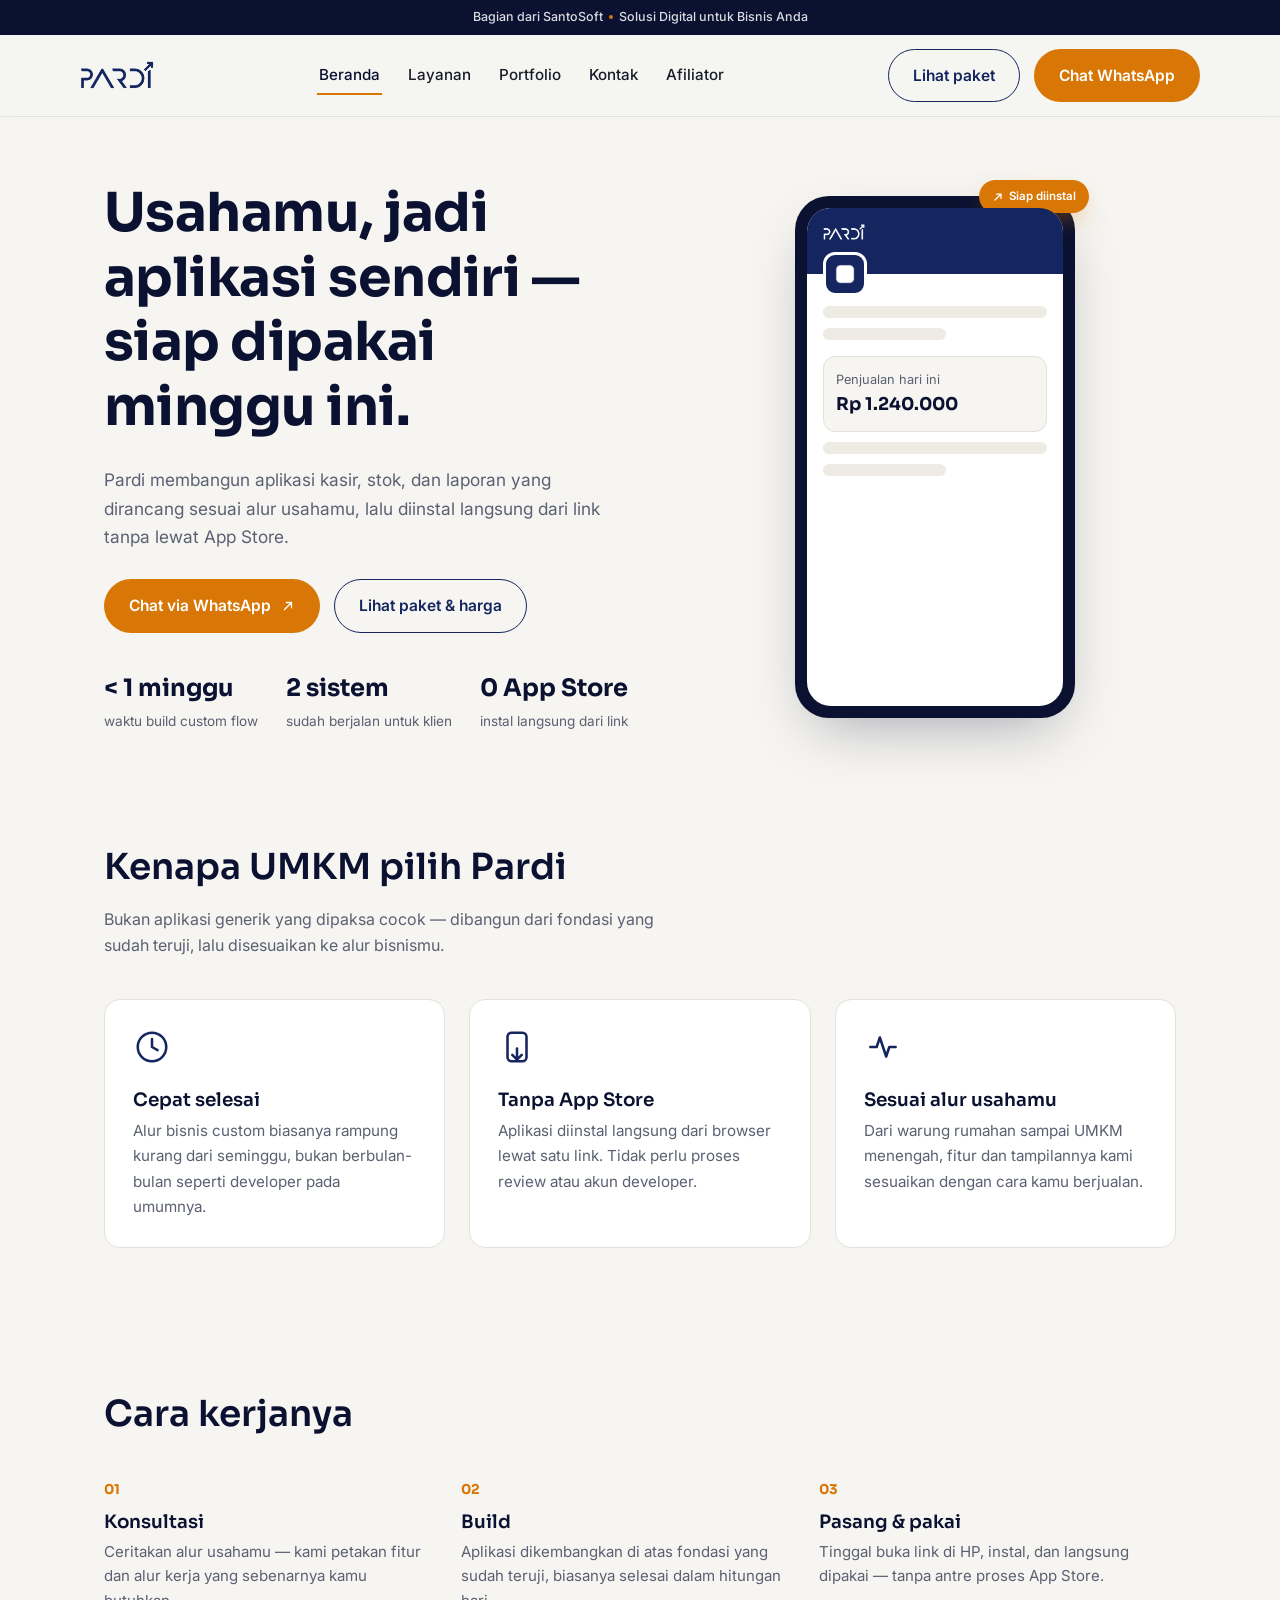
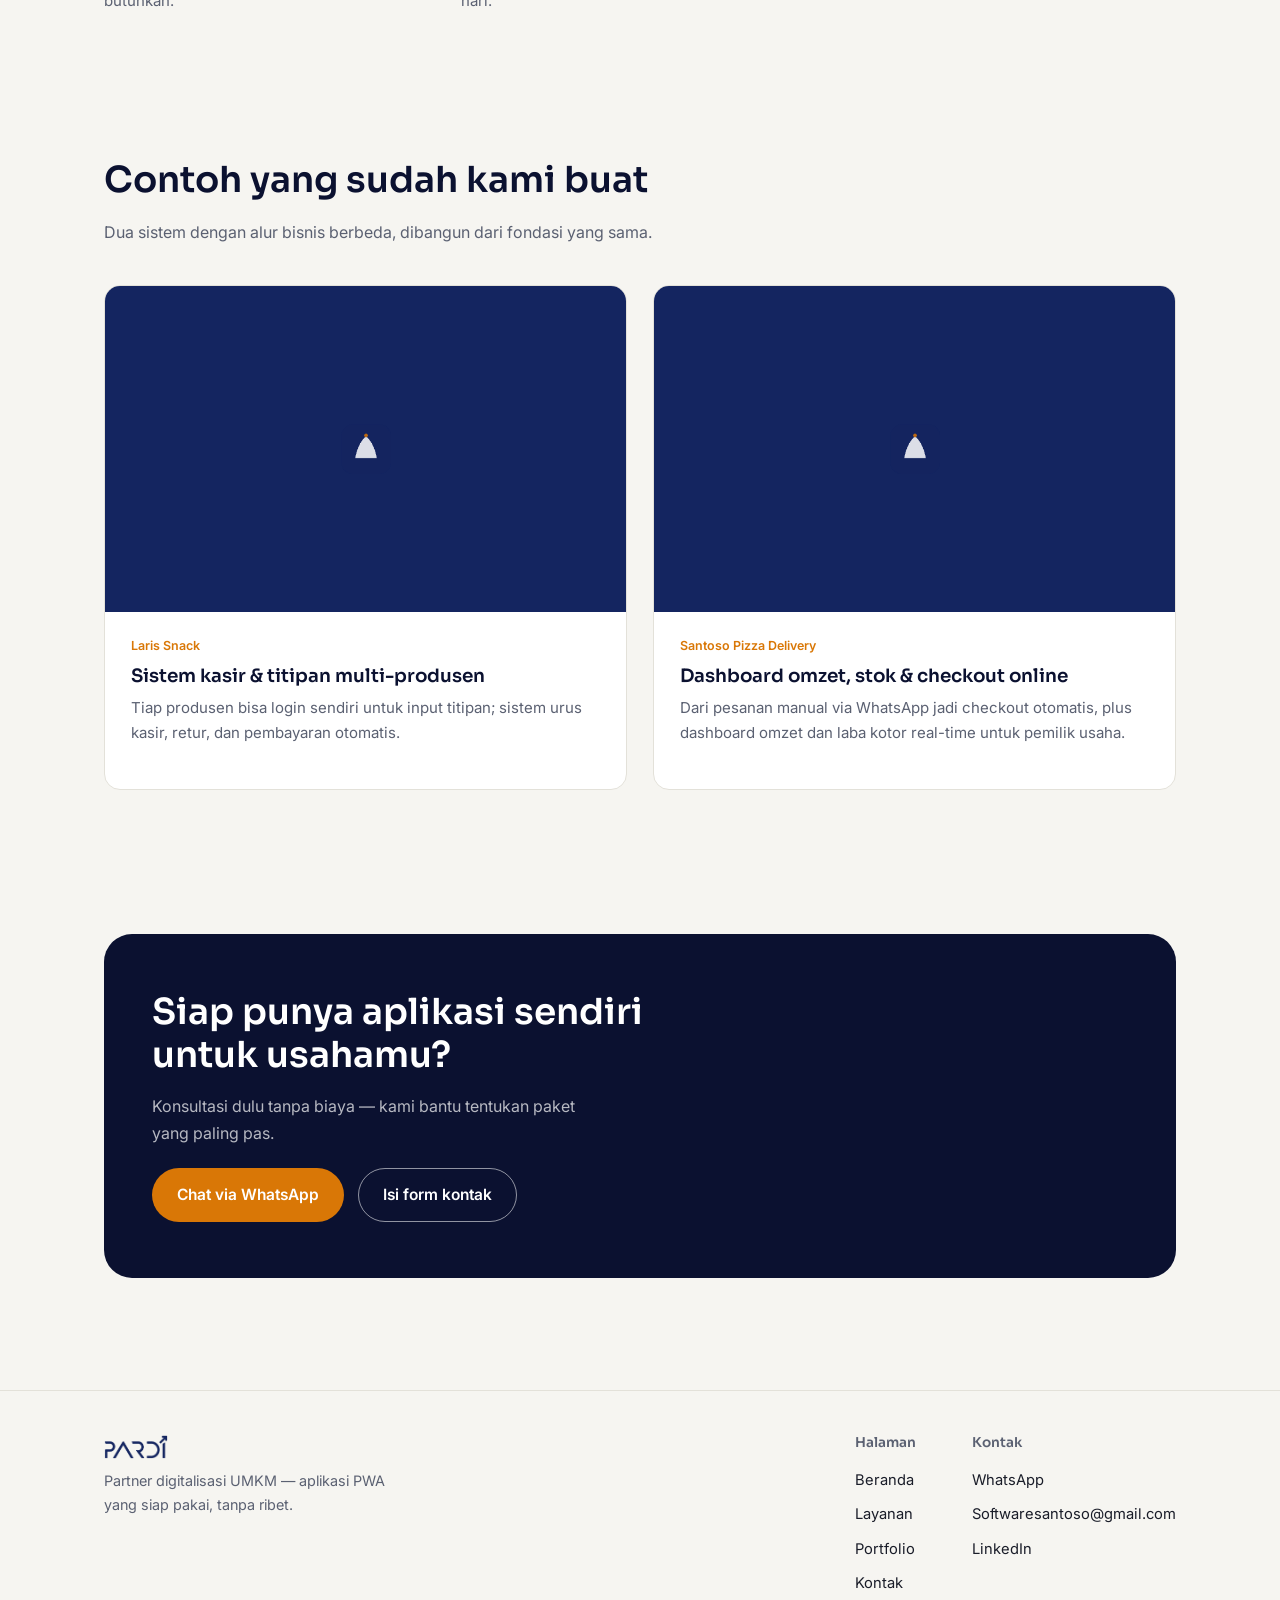
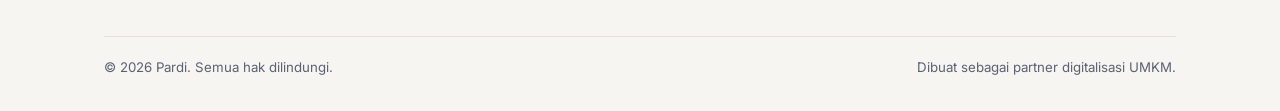
<file: index.html>
<!DOCTYPE html>
<html lang="id">
<head>
<meta charset="UTF-8">
<meta name="viewport" content="width=device-width, initial-scale=1">
<title>Pardi — Partner Digitalisasi UMKM</title>
<meta name="description" content="Pardi bantu UMKM punya aplikasi kasir, stok, dan laporan sendiri. Instal langsung dari link, tanpa App Store, siap dalam hitungan hari.">
<link rel="manifest" href="manifest.json">
<meta name="theme-color" content="#142560">
<link rel="apple-touch-icon" href="assets/icons/apple-touch-icon.png">
<link rel="icon" href="assets/icons/favicon-32.png" sizes="32x32">
<link rel="stylesheet" href="assets/css/style.css">
</head>
<body>

<div class="brand-strip"><div class="wrap"><a href="https://santosoft-website.pages.dev" target="_blank" rel="noopener">Bagian dari SantoSoft <span class="dot"></span> Solusi Digital untuk Bisnis Anda</a></div></div>
<header class="site-header">
  <div class="wrap nav">
    <a href="index.html" class="nav-logo"><img src="assets/img/logo-pardi-navy.png" alt="Pardi"></a>
    <nav class="nav-links" id="nav-links">
      <a href="index.html" aria-current="page">Beranda</a>
      <a href="layanan.html">Layanan</a>
      <a href="portfolio.html">Portfolio</a>
      <a href="kontak.html">Kontak</a>
      <a href="afiliator.html">Afiliator</a>
    </nav>
    <div class="nav-cta">
      <a class="btn btn-outline" href="layanan.html">Lihat paket</a>
      <a class="btn btn-primary" href="https://wa.me/6281212551846" target="_blank" rel="noopener">Chat WhatsApp</a>
      <button class="nav-toggle" aria-label="Buka menu" aria-expanded="false"><span></span><span></span><span></span></button>
    </div>
  </div>
</header>

<main>

  <section class="hero">
    <div class="wrap hero-grid">
      <div>
        <h1>Usahamu, jadi aplikasi sendiri — siap dipakai minggu ini.</h1>
        <p class="hero-sub">Pardi membangun aplikasi kasir, stok, dan laporan yang dirancang sesuai alur usahamu, lalu diinstal langsung dari link tanpa lewat App Store.</p>
        <div class="hero-ctas">
          <a class="btn btn-primary" href="https://wa.me/6281212551846" target="_blank" rel="noopener">
            Chat via WhatsApp
            <svg class="btn-arrow" width="14" height="14" viewBox="0 0 24 24" fill="none"><path d="M6 18L18 6M18 6H9M18 6V15" stroke="currentColor" stroke-width="2.2" stroke-linecap="round" stroke-linejoin="round"/></svg>
          </a>
          <a class="btn btn-outline" href="layanan.html">Lihat paket &amp; harga</a>
        </div>
        <div class="hero-meta">
          <div>&lt; 1 minggu<span>waktu build custom flow</span></div>
          <div>2 sistem<span>sudah berjalan untuk klien</span></div>
          <div>0 App Store<span>instal langsung dari link</span></div>
        </div>
      </div>

      <div class="phone-mock">
        <span class="install-pill">
          <svg width="12" height="12" viewBox="0 0 24 24" fill="none"><path d="M6 18L18 6M18 6H9M18 6V15" stroke="currentColor" stroke-width="2.5" stroke-linecap="round" stroke-linejoin="round"/></svg>
          Siap diinstal
        </span>
        <div class="phone-screen">
          <div class="phone-topbar">
            <img src="assets/img/logo-pardi-white.png" alt="">
            <div class="phone-app-icon"><img src="assets/icons/icon-192.png" alt=""></div>
          </div>
          <div class="phone-body">
            <div class="phone-row"></div>
            <div class="phone-row short"></div>
            <div class="phone-card">
              <div class="muted" style="font-size:.8rem;">Penjualan hari ini</div>
              <div class="amt">Rp 1.240.000</div>
            </div>
            <div class="phone-row"></div>
            <div class="phone-row short"></div>
          </div>
        </div>
      </div>
    </div>
  </section>

  <section>
    <div class="wrap">
      <div class="section-head">
        <h2>Kenapa UMKM pilih Pardi</h2>
        <p>Bukan aplikasi generik yang dipaksa cocok — dibangun dari fondasi yang sudah teruji, lalu disesuaikan ke alur bisnismu.</p>
      </div>
      <div class="value-grid">
        <div class="value-card">
          <svg class="value-mark" viewBox="0 0 24 24" fill="none"><circle cx="12" cy="12" r="9" stroke="#142560" stroke-width="1.6"/><path d="M12 7v5l3.5 2" stroke="#142560" stroke-width="1.6" stroke-linecap="round" stroke-linejoin="round"/></svg>
          <h3>Cepat selesai</h3>
          <p>Alur bisnis custom biasanya rampung kurang dari seminggu, bukan berbulan-bulan seperti developer pada umumnya.</p>
        </div>
        <div class="value-card">
          <svg class="value-mark" viewBox="0 0 24 24" fill="none"><rect x="6" y="3" width="12" height="18" rx="2.5" stroke="#142560" stroke-width="1.6"/><path d="M9 17l3 3 3-3M12 20v-7" stroke="#142560" stroke-width="1.6" stroke-linecap="round" stroke-linejoin="round"/></svg>
          <h3>Tanpa App Store</h3>
          <p>Aplikasi diinstal langsung dari browser lewat satu link. Tidak perlu proses review atau akun developer.</p>
        </div>
        <div class="value-card">
          <svg class="value-mark" viewBox="0 0 24 24" fill="none"><path d="M4 12h4l2-6 4 12 2-6h4" stroke="#142560" stroke-width="1.6" stroke-linecap="round" stroke-linejoin="round"/></svg>
          <h3>Sesuai alur usahamu</h3>
          <p>Dari warung rumahan sampai UMKM menengah, fitur dan tampilannya kami sesuaikan dengan cara kamu berjualan.</p>
        </div>
      </div>
    </div>
  </section>

  <section>
    <div class="wrap">
      <div class="section-head">
        <h2>Cara kerjanya</h2>
      </div>
      <div class="steps">
        <div class="step">
          <div class="step-num">01</div>
          <h3>Konsultasi</h3>
          <p>Ceritakan alur usahamu — kami petakan fitur dan alur kerja yang sebenarnya kamu butuhkan.</p>
        </div>
        <div class="step">
          <div class="step-num">02</div>
          <h3>Build</h3>
          <p>Aplikasi dikembangkan di atas fondasi yang sudah teruji, biasanya selesai dalam hitungan hari.</p>
        </div>
        <div class="step">
          <div class="step-num">03</div>
          <h3>Pasang &amp; pakai</h3>
          <p>Tinggal buka link di HP, instal, dan langsung dipakai — tanpa antre proses App Store.</p>
        </div>
      </div>
    </div>
  </section>

  <section>
    <div class="wrap">
      <div class="section-head">
        <h2>Contoh yang sudah kami buat</h2>
        <p>Dua sistem dengan alur bisnis berbeda, dibangun dari fondasi yang sama.</p>
      </div>
      <div class="folio-grid">
        <a class="folio-card" href="portfolio.html">
          <div class="folio-visual" style="display:flex;align-items:center;justify-content:center;">
            <img src="assets/icons/icon-192.png" alt="" style="width:56px;height:56px;opacity:.85;">
          </div>
          <div class="folio-body">
            <div class="folio-kicker">Laris Snack</div>
            <h3>Sistem kasir &amp; titipan multi-produsen</h3>
            <p>Tiap produsen bisa login sendiri untuk input titipan; sistem urus kasir, retur, dan pembayaran otomatis.</p>
          </div>
        </a>
        <a class="folio-card" href="portfolio.html">
          <div class="folio-visual" style="display:flex;align-items:center;justify-content:center;">
            <img src="assets/icons/icon-192.png" alt="" style="width:56px;height:56px;opacity:.85;">
          </div>
          <div class="folio-body">
            <div class="folio-kicker">Santoso Pizza Delivery</div>
            <h3>Dashboard omzet, stok &amp; checkout online</h3>
            <p>Dari pesanan manual via WhatsApp jadi checkout otomatis, plus dashboard omzet dan laba kotor real-time untuk pemilik usaha.</p>
          </div>
        </a>
      </div>
    </div>
  </section>

  <section>
    <div class="wrap">
      <div class="cta-banner">
        <h2>Siap punya aplikasi sendiri untuk usahamu?</h2>
        <p>Konsultasi dulu tanpa biaya — kami bantu tentukan paket yang paling pas.</p>
        <div class="hero-ctas">
          <a class="btn btn-primary" href="https://wa.me/6281212551846" target="_blank" rel="noopener">Chat via WhatsApp</a>
          <a class="btn btn-outline on-dark" href="kontak.html">Isi form kontak</a>
        </div>
      </div>
    </div>
  </section>

</main>

<footer class="site-footer">
  <div class="wrap">
    <div class="footer-grid">
      <div class="footer-logo">
        <img src="assets/img/logo-pardi-navy.png" alt="Pardi">
        <p class="muted" style="max-width:32ch; font-size:.9rem;">Partner digitalisasi UMKM — aplikasi PWA yang siap pakai, tanpa ribet.</p>
      </div>
      <div class="footer-cols">
        <div class="footer-col">
          <h4>Halaman</h4>
          <a href="index.html">Beranda</a>
          <a href="layanan.html">Layanan</a>
          <a href="portfolio.html">Portfolio</a>
          <a href="kontak.html">Kontak</a>
        </div>
        <div class="footer-col">
          <h4>Kontak</h4>
          <a href="https://wa.me/6281212551846" target="_blank" rel="noopener">WhatsApp</a>
          <a href="mailto:Softwaresantoso@gmail.com">Softwaresantoso@gmail.com</a>
          <a href="#" target="_blank" rel="noopener">LinkedIn</a>
        </div>
      </div>
    </div>
    <div class="footer-bottom">
      <span>&copy; 2026 Pardi. Semua hak dilindungi.</span>
      <span>Dibuat sebagai partner digitalisasi UMKM.</span>
    </div>
  </div>
</footer>

<script src="assets/js/main.js"></script>
</body>
</html>
</file>
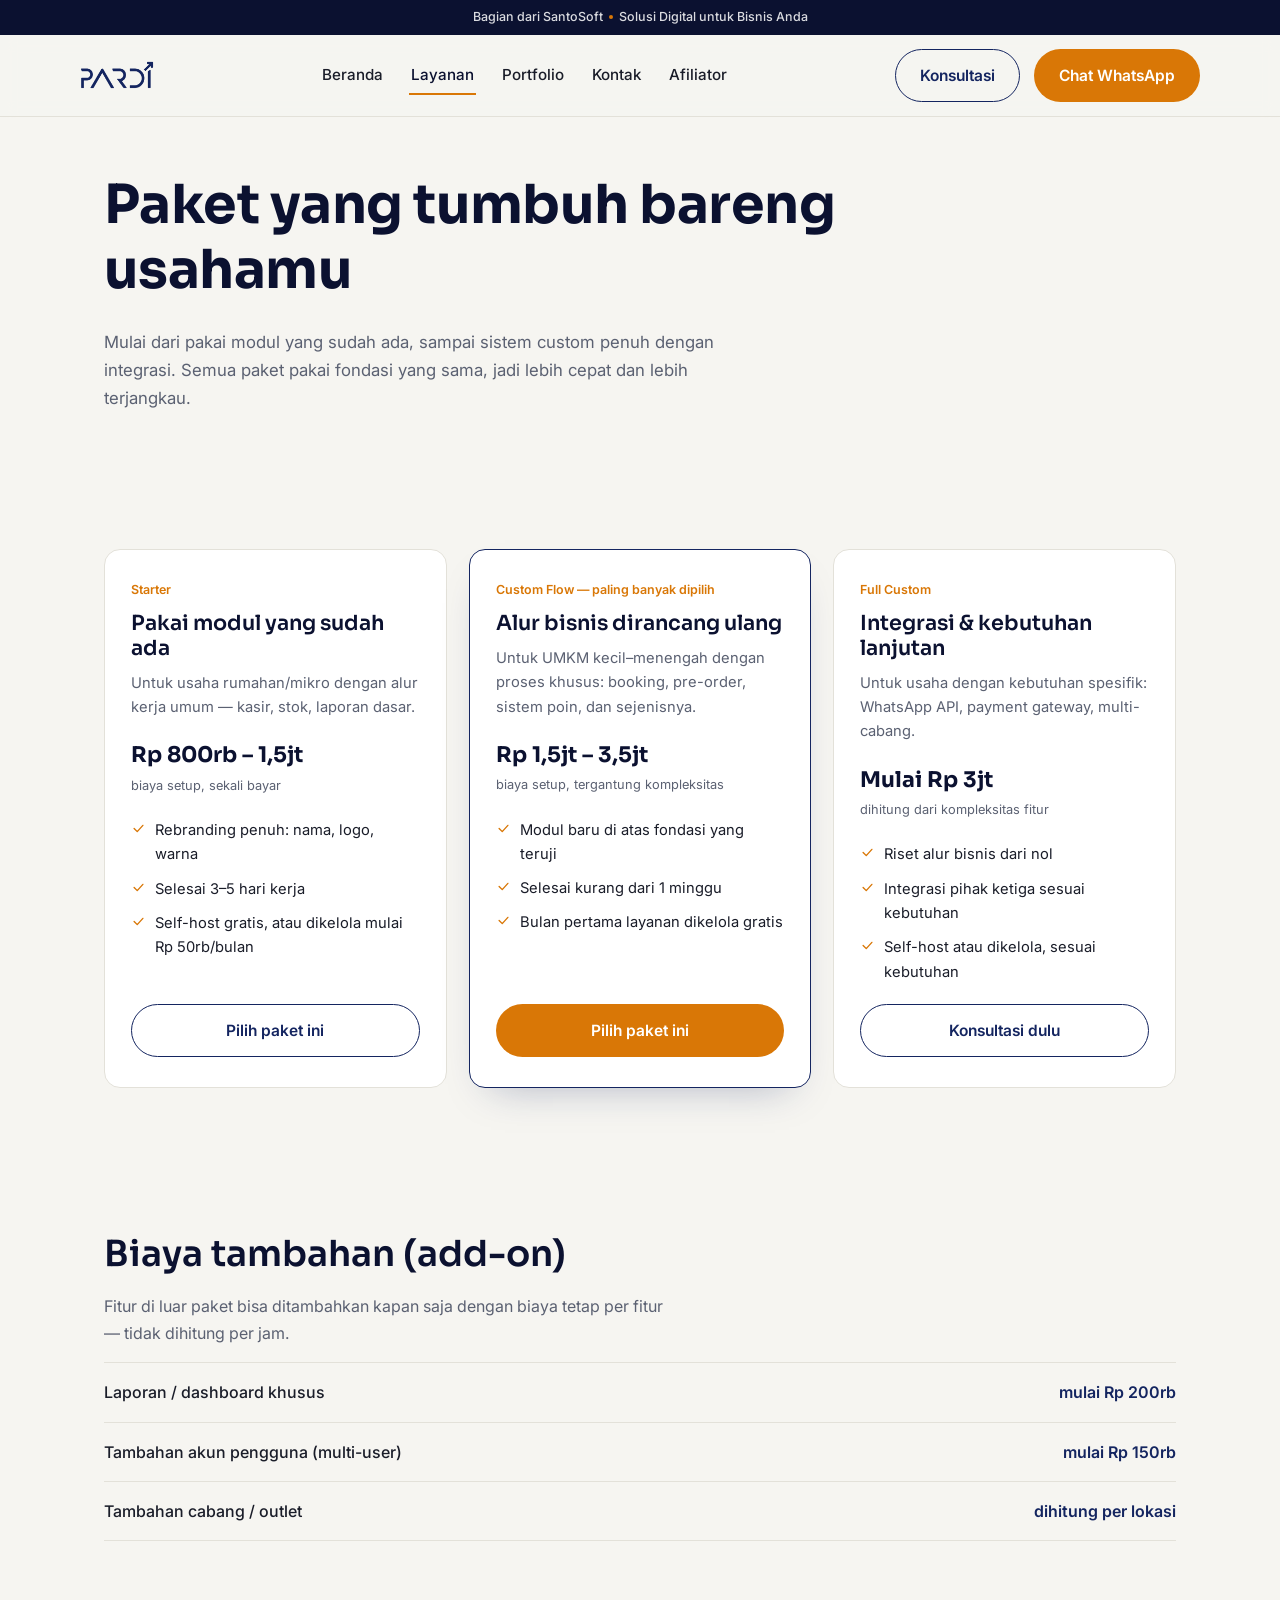
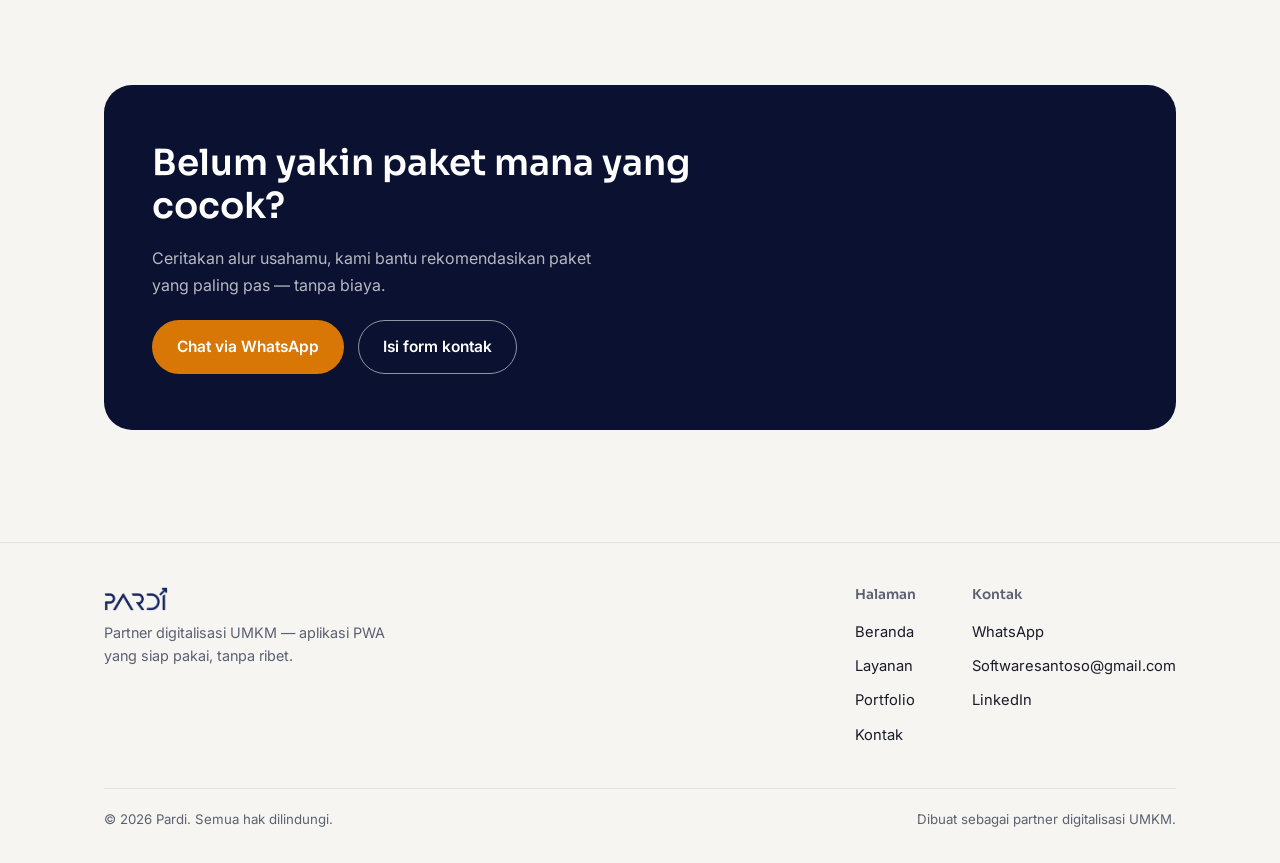
<file: layanan.html>
<!DOCTYPE html>
<html lang="id">
<head>
<meta charset="UTF-8">
<meta name="viewport" content="width=device-width, initial-scale=1">
<title>Layanan &amp; Harga — Pardi</title>
<meta name="description" content="Tiga paket layanan Pardi: Starter, Custom Flow, dan Full Custom, untuk UMKM dari usaha rumahan sampai skala menengah.">
<link rel="manifest" href="manifest.json">
<meta name="theme-color" content="#142560">
<link rel="apple-touch-icon" href="assets/icons/apple-touch-icon.png">
<link rel="icon" href="assets/icons/favicon-32.png" sizes="32x32">
<link rel="stylesheet" href="assets/css/style.css">
</head>
<body>

<div class="brand-strip"><div class="wrap"><a href="https://santosoft-website.pages.dev" target="_blank" rel="noopener">Bagian dari SantoSoft <span class="dot"></span> Solusi Digital untuk Bisnis Anda</a></div></div>
<header class="site-header">
  <div class="wrap nav">
    <a href="index.html" class="nav-logo"><img src="assets/img/logo-pardi-navy.png" alt="Pardi"></a>
    <nav class="nav-links" id="nav-links">
      <a href="index.html">Beranda</a>
      <a href="layanan.html" aria-current="page">Layanan</a>
      <a href="portfolio.html">Portfolio</a>
      <a href="kontak.html">Kontak</a>
      <a href="afiliator.html">Afiliator</a>
    </nav>
    <div class="nav-cta">
      <a class="btn btn-outline" href="kontak.html">Konsultasi</a>
      <a class="btn btn-primary" href="https://wa.me/6281212551846" target="_blank" rel="noopener">Chat WhatsApp</a>
      <button class="nav-toggle" aria-label="Buka menu" aria-expanded="false"><span></span><span></span><span></span></button>
    </div>
  </div>
</header>

<main>

  <section class="page-hero">
    <div class="wrap">
      <h1>Paket yang tumbuh bareng usahamu</h1>
      <p>Mulai dari pakai modul yang sudah ada, sampai sistem custom penuh dengan integrasi. Semua paket pakai fondasi yang sama, jadi lebih cepat dan lebih terjangkau.</p>
    </div>
  </section>

  <section>
    <div class="wrap">
      <div class="pkg-grid">

        <div class="pkg-card">
          <div class="pkg-tag">Starter</div>
          <h3>Pakai modul yang sudah ada</h3>
          <p class="pkg-fit">Untuk usaha rumahan/mikro dengan alur kerja umum — kasir, stok, laporan dasar.</p>
          <div class="pkg-price">Rp 800rb – 1,5jt<span>biaya setup, sekali bayar</span></div>
          <ul class="pkg-list">
            <li><svg width="15" height="15" viewBox="0 0 24 24" fill="none"><path d="M5 12l5 5L19 7" stroke="#D97706" stroke-width="2.2" stroke-linecap="round" stroke-linejoin="round"/></svg>Rebranding penuh: nama, logo, warna</li>
            <li><svg width="15" height="15" viewBox="0 0 24 24" fill="none"><path d="M5 12l5 5L19 7" stroke="#D97706" stroke-width="2.2" stroke-linecap="round" stroke-linejoin="round"/></svg>Selesai 3–5 hari kerja</li>
            <li><svg width="15" height="15" viewBox="0 0 24 24" fill="none"><path d="M5 12l5 5L19 7" stroke="#D97706" stroke-width="2.2" stroke-linecap="round" stroke-linejoin="round"/></svg>Self-host gratis, atau dikelola mulai Rp 50rb/bulan</li>
          </ul>
          <a class="btn btn-outline" href="kontak.html">Pilih paket ini</a>
        </div>

        <div class="pkg-card featured">
          <div class="pkg-tag">Custom Flow — paling banyak dipilih</div>
          <h3>Alur bisnis dirancang ulang</h3>
          <p class="pkg-fit">Untuk UMKM kecil–menengah dengan proses khusus: booking, pre-order, sistem poin, dan sejenisnya.</p>
          <div class="pkg-price">Rp 1,5jt – 3,5jt<span>biaya setup, tergantung kompleksitas</span></div>
          <ul class="pkg-list">
            <li><svg width="15" height="15" viewBox="0 0 24 24" fill="none"><path d="M5 12l5 5L19 7" stroke="#D97706" stroke-width="2.2" stroke-linecap="round" stroke-linejoin="round"/></svg>Modul baru di atas fondasi yang teruji</li>
            <li><svg width="15" height="15" viewBox="0 0 24 24" fill="none"><path d="M5 12l5 5L19 7" stroke="#D97706" stroke-width="2.2" stroke-linecap="round" stroke-linejoin="round"/></svg>Selesai kurang dari 1 minggu</li>
            <li><svg width="15" height="15" viewBox="0 0 24 24" fill="none"><path d="M5 12l5 5L19 7" stroke="#D97706" stroke-width="2.2" stroke-linecap="round" stroke-linejoin="round"/></svg>Bulan pertama layanan dikelola gratis</li>
          </ul>
          <a class="btn btn-primary" href="kontak.html">Pilih paket ini</a>
        </div>

        <div class="pkg-card">
          <div class="pkg-tag">Full Custom</div>
          <h3>Integrasi &amp; kebutuhan lanjutan</h3>
          <p class="pkg-fit">Untuk usaha dengan kebutuhan spesifik: WhatsApp API, payment gateway, multi-cabang.</p>
          <div class="pkg-price">Mulai Rp 3jt<span>dihitung dari kompleksitas fitur</span></div>
          <ul class="pkg-list">
            <li><svg width="15" height="15" viewBox="0 0 24 24" fill="none"><path d="M5 12l5 5L19 7" stroke="#D97706" stroke-width="2.2" stroke-linecap="round" stroke-linejoin="round"/></svg>Riset alur bisnis dari nol</li>
            <li><svg width="15" height="15" viewBox="0 0 24 24" fill="none"><path d="M5 12l5 5L19 7" stroke="#D97706" stroke-width="2.2" stroke-linecap="round" stroke-linejoin="round"/></svg>Integrasi pihak ketiga sesuai kebutuhan</li>
            <li><svg width="15" height="15" viewBox="0 0 24 24" fill="none"><path d="M5 12l5 5L19 7" stroke="#D97706" stroke-width="2.2" stroke-linecap="round" stroke-linejoin="round"/></svg>Self-host atau dikelola, sesuai kebutuhan</li>
          </ul>
          <a class="btn btn-outline" href="kontak.html">Konsultasi dulu</a>
        </div>

      </div>
    </div>
  </section>

  <section>
    <div class="wrap">
      <div class="section-head">
        <h2>Biaya tambahan (add-on)</h2>
        <p>Fitur di luar paket bisa ditambahkan kapan saja dengan biaya tetap per fitur — tidak dihitung per jam.</p>
      </div>
      <div class="addon-list">
        <div class="addon-row"><span class="name">Laporan / dashboard khusus</span><span class="price">mulai Rp 200rb</span></div>
        <div class="addon-row"><span class="name">Tambahan akun pengguna (multi-user)</span><span class="price">mulai Rp 150rb</span></div>
        <div class="addon-row"><span class="name">Tambahan cabang / outlet</span><span class="price">dihitung per lokasi</span></div>
      </div>
    </div>
  </section>

  <section>
    <div class="wrap">
      <div class="cta-banner">
        <h2>Belum yakin paket mana yang cocok?</h2>
        <p>Ceritakan alur usahamu, kami bantu rekomendasikan paket yang paling pas — tanpa biaya.</p>
        <div class="hero-ctas">
          <a class="btn btn-primary" href="https://wa.me/6281212551846" target="_blank" rel="noopener">Chat via WhatsApp</a>
          <a class="btn btn-outline on-dark" href="kontak.html">Isi form kontak</a>
        </div>
      </div>
    </div>
  </section>

</main>

<footer class="site-footer">
  <div class="wrap">
    <div class="footer-grid">
      <div class="footer-logo">
        <img src="assets/img/logo-pardi-navy.png" alt="Pardi">
        <p class="muted" style="max-width:32ch; font-size:.9rem;">Partner digitalisasi UMKM — aplikasi PWA yang siap pakai, tanpa ribet.</p>
      </div>
      <div class="footer-cols">
        <div class="footer-col">
          <h4>Halaman</h4>
          <a href="index.html">Beranda</a>
          <a href="layanan.html">Layanan</a>
          <a href="portfolio.html">Portfolio</a>
          <a href="kontak.html">Kontak</a>
        </div>
        <div class="footer-col">
          <h4>Kontak</h4>
          <a href="https://wa.me/6281212551846" target="_blank" rel="noopener">WhatsApp</a>
          <a href="mailto:Softwaresantoso@gmail.com">Softwaresantoso@gmail.com</a>
          <a href="#" target="_blank" rel="noopener">LinkedIn</a>
        </div>
      </div>
    </div>
    <div class="footer-bottom">
      <span>&copy; 2026 Pardi. Semua hak dilindungi.</span>
      <span>Dibuat sebagai partner digitalisasi UMKM.</span>
    </div>
  </div>
</footer>

<script src="assets/js/main.js"></script>
</body>
</html>
</file>
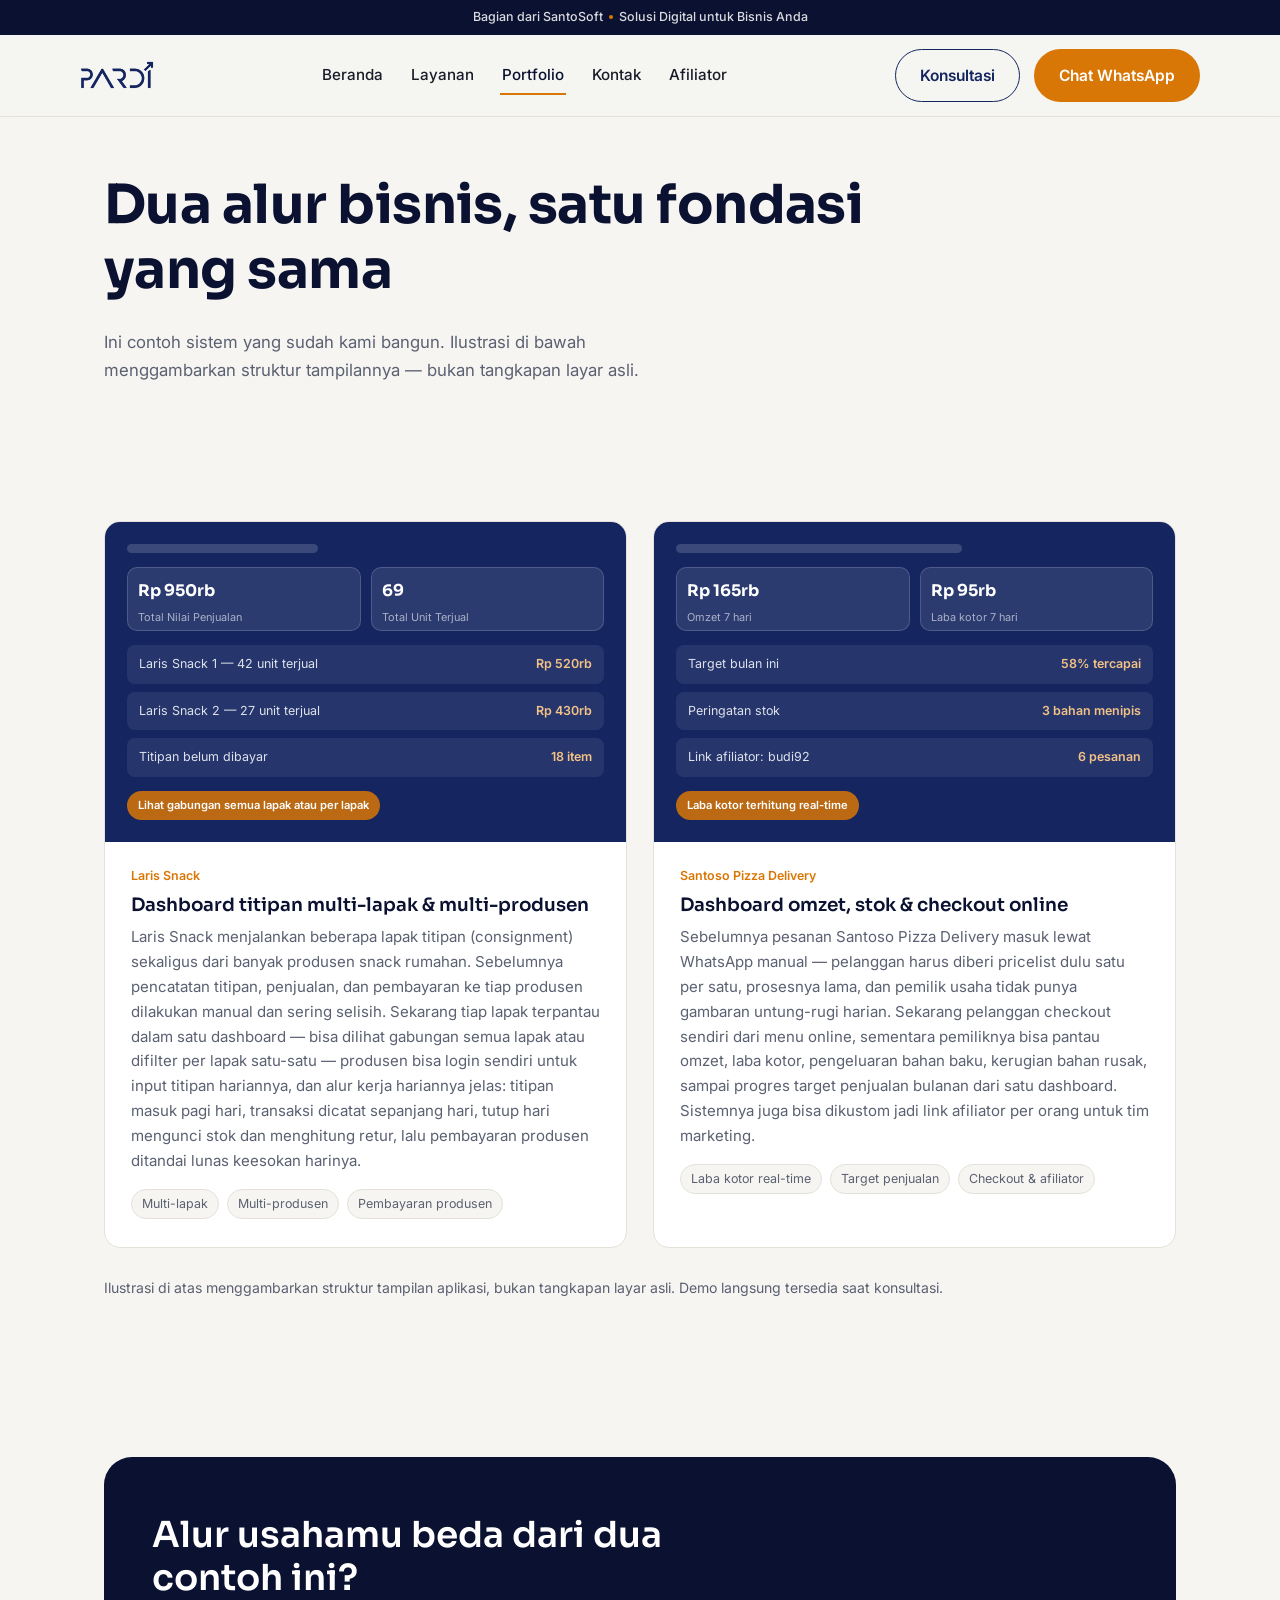
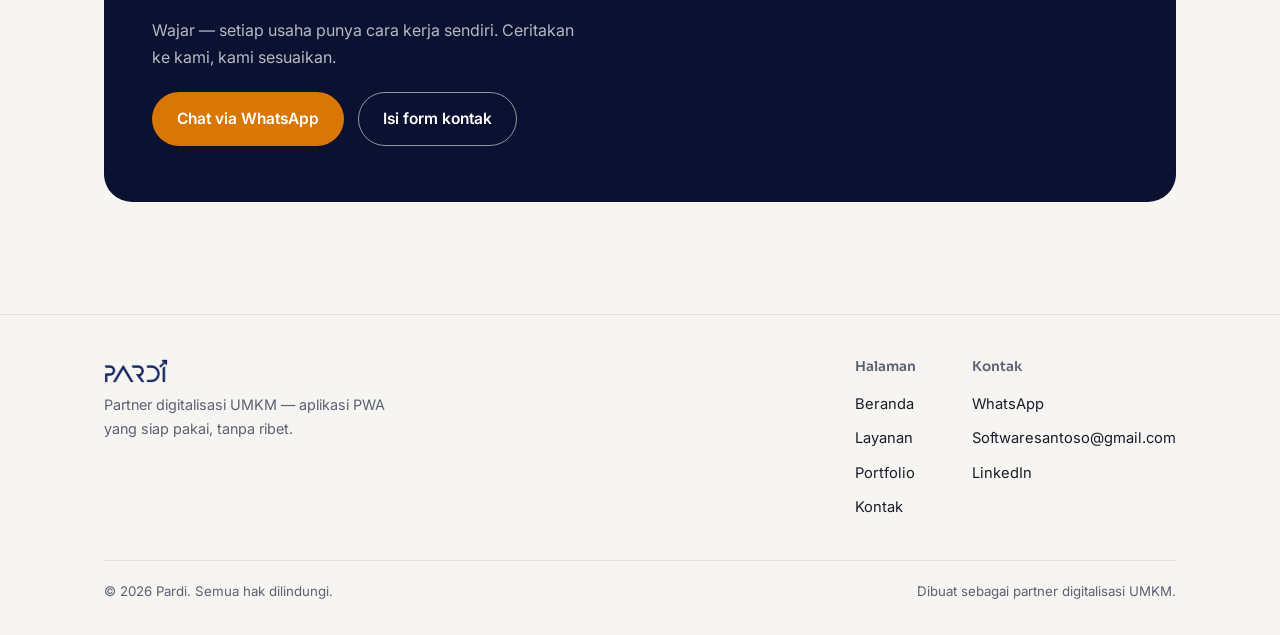
<file: portfolio.html>
<!DOCTYPE html>
<html lang="id">
<head>
<meta charset="UTF-8">
<meta name="viewport" content="width=device-width, initial-scale=1">
<title>Portfolio — Pardi</title>
<meta name="description" content="Dua aplikasi yang sudah dibangun Pardi untuk UMKM: sistem kasir & stok, dan sistem booking & pre-order.">
<link rel="manifest" href="manifest.json">
<meta name="theme-color" content="#142560">
<link rel="apple-touch-icon" href="assets/icons/apple-touch-icon.png">
<link rel="icon" href="assets/icons/favicon-32.png" sizes="32x32">
<link rel="stylesheet" href="assets/css/style.css">
<style>
  .mock-ui{position:static; padding:22px;}
  .mock-bar{height:9px; border-radius:5px; background:rgba(255,255,255,.16);}
  .mock-bar.w60{width:60%;} .mock-bar.w40{width:40%;} .mock-bar.w80{width:80%;}
  .mock-row{display:flex; gap:10px; margin-top:14px;}
  .mock-box{flex:1; background:rgba(255,255,255,.1); border:1px solid rgba(255,255,255,.16); border-radius:10px; height:64px; padding:10px;}
  .mock-box .n{font-family:'Sora',sans-serif; font-weight:700; color:#fff; font-size:1rem;}
  .mock-box .l{color:rgba(255,255,255,.6); font-size:.68rem; margin-top:4px;}
  .mock-list{margin-top:14px; display:flex; flex-direction:column; gap:8px;}
  .mock-list .li{display:flex; justify-content:space-between; align-items:center; background:rgba(255,255,255,.08); border-radius:8px; padding:9px 12px;}
  .mock-list .li span:first-child{color:rgba(255,255,255,.85); font-size:.78rem;}
  .mock-list .li span:last-child{color:#F2C185; font-size:.78rem; font-weight:600;}
  .mock-chip{display:inline-flex; padding:5px 11px; border-radius:999px; background:rgba(217,118,6,.85); color:#fff; font-size:.7rem; font-weight:600; margin-top:14px;}
</style>
</head>
<body>

<div class="brand-strip"><div class="wrap"><a href="https://santosoft-website.pages.dev" target="_blank" rel="noopener">Bagian dari SantoSoft <span class="dot"></span> Solusi Digital untuk Bisnis Anda</a></div></div>
<header class="site-header">
  <div class="wrap nav">
    <a href="index.html" class="nav-logo"><img src="assets/img/logo-pardi-navy.png" alt="Pardi"></a>
    <nav class="nav-links" id="nav-links">
      <a href="index.html">Beranda</a>
      <a href="layanan.html">Layanan</a>
      <a href="portfolio.html" aria-current="page">Portfolio</a>
      <a href="kontak.html">Kontak</a>
      <a href="afiliator.html">Afiliator</a>
    </nav>
    <div class="nav-cta">
      <a class="btn btn-outline" href="kontak.html">Konsultasi</a>
      <a class="btn btn-primary" href="https://wa.me/6281212551846" target="_blank" rel="noopener">Chat WhatsApp</a>
      <button class="nav-toggle" aria-label="Buka menu" aria-expanded="false"><span></span><span></span><span></span></button>
    </div>
  </div>
</header>

<main>

  <section class="page-hero">
    <div class="wrap">
      <h1>Dua alur bisnis, satu fondasi yang sama</h1>
      <p>Ini contoh sistem yang sudah kami bangun. Ilustrasi di bawah menggambarkan struktur tampilannya — bukan tangkapan layar asli.</p>
    </div>
  </section>

  <section>
    <div class="wrap">
      <div class="folio-grid">

        <div class="folio-card">
          <div class="folio-visual" style="aspect-ratio:auto; min-height:0; height:auto;">
            <div class="mock-ui">
              <div class="mock-bar w40"></div>
              <div class="mock-row">
                <div class="mock-box"><div class="n">Rp 950rb</div><div class="l">Total Nilai Penjualan</div></div>
                <div class="mock-box"><div class="n">69</div><div class="l">Total Unit Terjual</div></div>
              </div>
              <div class="mock-list">
                <div class="li"><span>Laris Snack 1 — 42 unit terjual</span><span>Rp 520rb</span></div>
                <div class="li"><span>Laris Snack 2 — 27 unit terjual</span><span>Rp 430rb</span></div>
                <div class="li"><span>Titipan belum dibayar</span><span>18 item</span></div>
              </div>
              <span class="mock-chip">Lihat gabungan semua lapak atau per lapak</span>
            </div>
          </div>
          <div class="folio-body">
            <div class="folio-kicker">Laris Snack</div>
            <h3>Dashboard titipan multi-lapak &amp; multi-produsen</h3>
            <p>Laris Snack menjalankan beberapa lapak titipan (consignment) sekaligus dari banyak produsen snack rumahan. Sebelumnya pencatatan titipan, penjualan, dan pembayaran ke tiap produsen dilakukan manual dan sering selisih. Sekarang tiap lapak terpantau dalam satu dashboard — bisa dilihat gabungan semua lapak atau difilter per lapak satu-satu — produsen bisa login sendiri untuk input titipan hariannya, dan alur kerja hariannya jelas: titipan masuk pagi hari, transaksi dicatat sepanjang hari, tutup hari mengunci stok dan menghitung retur, lalu pembayaran produsen ditandai lunas keesokan harinya.</p>
            <div class="folio-tags">
              <span>Multi-lapak</span><span>Multi-produsen</span><span>Pembayaran produsen</span>
            </div>
          </div>
        </div>

        <div class="folio-card">
          <div class="folio-visual" style="aspect-ratio:auto; min-height:0; height:auto;">
            <div class="mock-ui">
              <div class="mock-bar w60"></div>
              <div class="mock-row">
                <div class="mock-box"><div class="n">Rp 165rb</div><div class="l">Omzet 7 hari</div></div>
                <div class="mock-box"><div class="n">Rp 95rb</div><div class="l">Laba kotor 7 hari</div></div>
              </div>
              <div class="mock-list">
                <div class="li"><span>Target bulan ini</span><span>58% tercapai</span></div>
                <div class="li"><span>Peringatan stok</span><span>3 bahan menipis</span></div>
                <div class="li"><span>Link afiliator: budi92</span><span>6 pesanan</span></div>
              </div>
              <span class="mock-chip">Laba kotor terhitung real-time</span>
            </div>
          </div>
          <div class="folio-body">
            <div class="folio-kicker">Santoso Pizza Delivery</div>
            <h3>Dashboard omzet, stok &amp; checkout online</h3>
            <p>Sebelumnya pesanan Santoso Pizza Delivery masuk lewat WhatsApp manual — pelanggan harus diberi pricelist dulu satu per satu, prosesnya lama, dan pemilik usaha tidak punya gambaran untung-rugi harian. Sekarang pelanggan checkout sendiri dari menu online, sementara pemiliknya bisa pantau omzet, laba kotor, pengeluaran bahan baku, kerugian bahan rusak, sampai progres target penjualan bulanan dari satu dashboard. Sistemnya juga bisa dikustom jadi link afiliator per orang untuk tim marketing.</p>
            <div class="folio-tags">
              <span>Laba kotor real-time</span><span>Target penjualan</span><span>Checkout &amp; afiliator</span>
            </div>
          </div>
        </div>

      </div>
      <p class="muted" style="margin-top:28px; font-size:.88rem;">Ilustrasi di atas menggambarkan struktur tampilan aplikasi, bukan tangkapan layar asli. Demo langsung tersedia saat konsultasi.</p>
    </div>
  </section>

  <section>
    <div class="wrap">
      <div class="cta-banner">
        <h2>Alur usahamu beda dari dua contoh ini?</h2>
        <p>Wajar — setiap usaha punya cara kerja sendiri. Ceritakan ke kami, kami sesuaikan.</p>
        <div class="hero-ctas">
          <a class="btn btn-primary" href="https://wa.me/6281212551846" target="_blank" rel="noopener">Chat via WhatsApp</a>
          <a class="btn btn-outline on-dark" href="kontak.html">Isi form kontak</a>
        </div>
      </div>
    </div>
  </section>

</main>

<footer class="site-footer">
  <div class="wrap">
    <div class="footer-grid">
      <div class="footer-logo">
        <img src="assets/img/logo-pardi-navy.png" alt="Pardi">
        <p class="muted" style="max-width:32ch; font-size:.9rem;">Partner digitalisasi UMKM — aplikasi PWA yang siap pakai, tanpa ribet.</p>
      </div>
      <div class="footer-cols">
        <div class="footer-col">
          <h4>Halaman</h4>
          <a href="index.html">Beranda</a>
          <a href="layanan.html">Layanan</a>
          <a href="portfolio.html">Portfolio</a>
          <a href="kontak.html">Kontak</a>
        </div>
        <div class="footer-col">
          <h4>Kontak</h4>
          <a href="https://wa.me/6281212551846" target="_blank" rel="noopener">WhatsApp</a>
          <a href="mailto:Softwaresantoso@gmail.com">Softwaresantoso@gmail.com</a>
          <a href="#" target="_blank" rel="noopener">LinkedIn</a>
        </div>
      </div>
    </div>
    <div class="footer-bottom">
      <span>&copy; 2026 Pardi. Semua hak dilindungi.</span>
      <span>Dibuat sebagai partner digitalisasi UMKM.</span>
    </div>
  </div>
</footer>

<script src="assets/js/main.js"></script>
</body>
</html>
</file>
<file: assets/css/style.css>
@import url('https://fonts.googleapis.com/css2?family=Sora:wght@400;500;600;700&family=Inter:wght@400;500;600&display=swap');

:root{
  --navy-900:#0B1130;
  --navy-700:#142560;
  --navy-600:#1E3380;
  --amber-500:#D97706;
  --amber-100:#FCEBD5;
  --paper:#F6F5F1;
  --white:#FFFFFF;
  --ink:#1A1D29;
  --ink-muted:#5B6172;
  --border:#E3E1D9;
  --radius-sm:10px;
  --radius-md:16px;
  --radius-lg:28px;
  --maxw:1120px;
}

*,*::before,*::after{box-sizing:border-box;}
html{scroll-behavior:smooth;}
body{
  margin:0;
  background:var(--paper);
  color:var(--ink);
  font-family:'Inter',system-ui,sans-serif;
  font-size:16px;
  line-height:1.65;
  -webkit-font-smoothing:antialiased;
}
h1,h2,h3,h4{
  font-family:'Sora',system-ui,sans-serif;
  color:var(--navy-900);
  line-height:1.2;
  margin:0 0 .5em;
  font-weight:600;
}
h1{font-size:clamp(2.1rem,4.2vw,3.4rem); font-weight:700; letter-spacing:-.01em;}
h2{font-size:clamp(1.6rem,2.8vw,2.3rem);}
h3{font-size:1.15rem; font-weight:600;}
p{margin:0 0 1em; color:var(--ink);}
a{color:inherit; text-decoration:none;}
img{max-width:100%; display:block;}
ul{margin:0; padding:0; list-style:none;}
:focus-visible{outline:2.5px solid var(--amber-500); outline-offset:3px;}

.wrap{max-width:var(--maxw); margin:0 auto; padding:0 24px;}
section{padding:72px 0;}
@media (max-width:640px){ section{padding:52px 0;} }

.muted{color:var(--ink-muted);}
.eyebrow{display:none;} /* intentionally unused: avoiding tracked-out label chrome */

/* ---------- Buttons ---------- */
.btn{
  display:inline-flex; align-items:center; gap:8px;
  padding:13px 24px; border-radius:999px;
  font-family:'Inter',sans-serif; font-weight:600; font-size:.97rem;
  border:1.5px solid transparent; cursor:pointer; transition:transform .15s ease, background .15s ease;
}
.btn:hover{transform:translateY(-1px);}
.btn-primary{background:var(--amber-500); color:var(--white);}
.btn-primary:hover{background:#C26A05;}
.btn-outline{background:transparent; border-color:var(--navy-700); color:var(--navy-700);}
.btn-outline:hover{background:var(--navy-700); color:var(--white);}
.btn-outline.on-dark{border-color:rgba(255,255,255,.55); color:var(--white);}
.btn-outline.on-dark:hover{background:var(--white); color:var(--navy-900);}
.btn-arrow{margin-left:2px;}

/* ---------- Header / Nav ---------- */
.site-header{
  position:sticky; top:0; z-index:40;
  background:rgba(246,245,241,.9); backdrop-filter:blur(8px);
  border-bottom:1px solid var(--border);
}
.nav{display:flex; align-items:center; justify-content:space-between; padding:14px 0;}
.nav-logo img{height:28px; width:auto;}
.nav-links{display:flex; align-items:center; gap:24px;}
.nav-links a{font-weight:500; font-size:.95rem; color:var(--ink); padding:6px 2px; border-bottom:2px solid transparent;}
.nav-links a:hover, .nav-links a[aria-current="page"]{border-color:var(--amber-500); color:var(--navy-900);}
.nav-cta{display:flex; align-items:center; gap:14px;}
.nav-toggle{display:none; background:none; border:none; padding:8px; cursor:pointer;}
.nav-toggle span{display:block; width:22px; height:2px; background:var(--navy-900); margin:5px 0; border-radius:2px;}

@media (max-width:860px){
  .nav-links{
    position:fixed; inset:64px 0 auto 0; background:var(--paper); border-bottom:1px solid var(--border);
    flex-direction:column; align-items:flex-start; gap:0; padding:8px 24px 18px;
    transform:translateY(-8px); opacity:0; pointer-events:none; transition:opacity .18s ease, transform .18s ease;
  }
  .nav-links.open{ transform:translateY(0); opacity:1; pointer-events:auto; }
  .nav-links a{width:100%; padding:12px 0; border-bottom:1px solid var(--border);}
  .nav-cta .btn-outline{display:none;}
  .nav-toggle{display:block;}
}

/* ---------- Hero ---------- */
.hero{padding:64px 0 40px;}
.hero-grid{display:grid; grid-template-columns:1.05fr .95fr; gap:56px; align-items:center;}
@media (max-width:900px){ .hero-grid{grid-template-columns:1fr; gap:40px;} }
.hero h1{max-width:15ch;}
.hero-sub{font-size:1.08rem; color:var(--ink-muted); max-width:46ch; margin-bottom:1.6em;}
.hero-ctas{display:flex; gap:14px; flex-wrap:wrap;}
.hero-meta{display:flex; gap:28px; margin-top:36px; flex-wrap:wrap;}
.hero-meta div{font-family:'Sora',sans-serif; font-weight:700; font-size:1.5rem; color:var(--navy-900);}
.hero-meta span{display:block; font-family:'Inter',sans-serif; font-weight:400; font-size:.85rem; color:var(--ink-muted); margin-top:2px;}

/* phone mock visual */
.phone-mock{
  position:relative; margin-inline:auto; width:min(280px,80%);
  background:var(--navy-900); border-radius:34px; padding:12px;
  box-shadow:0 24px 60px -20px rgba(11,17,48,.35);
}
.phone-screen{
  background:var(--white); border-radius:24px; overflow:hidden; aspect-ratio:9/17.5;
  display:flex; flex-direction:column;
}
.phone-topbar{background:var(--navy-700); padding:16px 16px 34px; position:relative;}
.phone-topbar img{height:16px; filter:brightness(0) invert(1);}
.phone-app-icon{
  position:absolute; left:16px; bottom:-22px; width:44px; height:44px; border-radius:12px;
  background:var(--navy-700); border:3px solid var(--white); display:flex; align-items:center; justify-content:center;
}
.phone-app-icon img{height:20px;}
.phone-body{padding:32px 16px 16px; flex:1; display:flex; flex-direction:column; gap:10px;}
.phone-row{height:12px; background:#EDEBE4; border-radius:6px;}
.phone-row.short{width:55%;}
.phone-card{background:var(--paper); border:1px solid var(--border); border-radius:12px; padding:12px; margin-top:6px;}
.phone-card .amt{font-family:'Sora',sans-serif; font-weight:700; color:var(--navy-900); font-size:1.1rem;}
.install-pill{
  position:absolute; top:-16px; right:-14px; background:var(--amber-500); color:var(--white);
  font-size:.72rem; font-weight:600; padding:7px 13px; border-radius:999px;
  display:flex; align-items:center; gap:5px; box-shadow:0 10px 24px -8px rgba(217,118,6,.55);
}

/* ---------- Value props ---------- */
.value-grid{display:grid; grid-template-columns:repeat(3,1fr); gap:24px; margin-top:40px;}
@media (max-width:760px){ .value-grid{grid-template-columns:1fr;} }
.value-card{background:var(--white); border:1px solid var(--border); border-radius:var(--radius-md); padding:28px;}
.value-mark{width:38px; height:38px; margin-bottom:16px;}
.value-card h3{margin-bottom:.4em;}
.value-card p{color:var(--ink-muted); font-size:.95rem; margin:0;}

/* ---------- How it works ---------- */
.steps{display:grid; grid-template-columns:repeat(3,1fr); gap:0; margin-top:44px; position:relative;}
@media (max-width:760px){ .steps{grid-template-columns:1fr; gap:28px;} }
.step{position:relative; padding-right:28px;}
.step-num{font-family:'Sora',sans-serif; font-weight:700; font-size:.85rem; color:var(--amber-500); margin-bottom:10px;}
.step h3{margin-bottom:.35em;}
.step p{color:var(--ink-muted); font-size:.94rem; margin:0;}

/* ---------- Section header ---------- */
.section-head{max-width:56ch; margin-bottom:8px;}
.section-head p{color:var(--ink-muted);}

/* ---------- Package cards ---------- */
.pkg-grid{display:grid; grid-template-columns:repeat(3,1fr); gap:22px; margin-top:40px; align-items:stretch;}
@media (max-width:900px){ .pkg-grid{grid-template-columns:1fr;} }
.pkg-card{
  background:var(--white); border:1px solid var(--border); border-radius:var(--radius-md);
  padding:30px 26px; display:flex; flex-direction:column;
}
.pkg-card.featured{border-color:var(--navy-700); box-shadow:0 18px 40px -22px rgba(20,37,96,.35);}
.pkg-tag{font-size:.78rem; font-weight:600; color:var(--amber-500); margin-bottom:10px;}
.pkg-card h3{font-size:1.3rem;}
.pkg-fit{color:var(--ink-muted); font-size:.92rem; margin-bottom:18px;}
.pkg-price{font-family:'Sora',sans-serif; font-weight:700; font-size:1.35rem; color:var(--navy-900); margin-bottom:2px;}
.pkg-price span{font-family:'Inter',sans-serif; font-weight:400; font-size:.8rem; color:var(--ink-muted); display:block; margin-top:2px;}
.pkg-list{margin:20px 0; display:flex; flex-direction:column; gap:10px;}
.pkg-list li{display:flex; gap:9px; font-size:.92rem; color:var(--ink); align-items:flex-start;}
.pkg-list li svg{flex-shrink:0; margin-top:3px;}
.pkg-card .btn{margin-top:auto; justify-content:center;}

/* ---------- Addon table ---------- */
.addon-list{margin-top:16px; border-top:1px solid var(--border);}
.addon-row{display:flex; justify-content:space-between; gap:16px; padding:16px 0; border-bottom:1px solid var(--border);}
.addon-row .name{font-weight:500;}
.addon-row .price{color:var(--navy-700); font-weight:600; white-space:nowrap;}

/* ---------- Portfolio cards ---------- */
.folio-grid{display:grid; grid-template-columns:repeat(2,1fr); gap:26px; margin-top:40px;}
@media (max-width:760px){ .folio-grid{grid-template-columns:1fr;} }
.folio-card{background:var(--white); border:1px solid var(--border); border-radius:var(--radius-md); overflow:hidden;}
.folio-visual{aspect-ratio:16/10; min-height:200px; background:var(--navy-700); position:relative; overflow:hidden;}
.folio-body{padding:24px 26px 28px;}
.folio-kicker{font-size:.78rem; font-weight:600; color:var(--amber-500); margin-bottom:8px;}
.folio-body p{color:var(--ink-muted); font-size:.94rem;}
.folio-tags{display:flex; gap:8px; flex-wrap:wrap; margin-top:14px;}
.folio-tags span{font-size:.78rem; background:var(--paper); border:1px solid var(--border); padding:4px 10px; border-radius:999px; color:var(--ink-muted);}

/* ---------- CTA banner ---------- */
.cta-banner{background:var(--navy-900); border-radius:var(--radius-lg); padding:56px 48px; text-align:left; position:relative; overflow:hidden;}
.cta-banner h2{color:var(--white); max-width:20ch;}
.cta-banner p{color:rgba(255,255,255,.7); max-width:44ch;}
.cta-banner .hero-ctas{margin-top:22px;}
@media (max-width:640px){ .cta-banner{padding:40px 26px;} }

/* ---------- Footer ---------- */
.site-footer{border-top:1px solid var(--border); padding:44px 0 32px; margin-top:40px;}
.footer-grid{display:flex; justify-content:space-between; gap:40px; flex-wrap:wrap;}
.footer-logo img{height:24px; margin-bottom:10px;}
.footer-cols{display:flex; gap:56px; flex-wrap:wrap;}
.footer-col h4{font-size:.85rem; color:var(--ink-muted); font-weight:600; margin-bottom:12px;}
.footer-col a{display:block; font-size:.92rem; padding:5px 0; color:var(--ink);}
.footer-bottom{margin-top:36px; padding-top:20px; border-top:1px solid var(--border); font-size:.83rem; color:var(--ink-muted); display:flex; justify-content:space-between; flex-wrap:wrap; gap:8px;}

/* ---------- Page hero (inner pages) ---------- */
.page-hero{padding:56px 0 8px;}
.page-hero h1{max-width:20ch;}
.page-hero p{max-width:56ch; color:var(--ink-muted); font-size:1.05rem;}

/* ---------- Contact page ---------- */
.contact-grid{display:grid; grid-template-columns:1fr 1fr; gap:48px; margin-top:36px; align-items:start;}
@media (max-width:860px){ .contact-grid{grid-template-columns:1fr;} }
.contact-card{background:var(--white); border:1px solid var(--border); border-radius:var(--radius-md); padding:30px;}
.field{margin-bottom:18px;}
.field label{display:block; font-size:.88rem; font-weight:500; margin-bottom:6px;}
.field input, .field select, .field textarea{
  width:100%; padding:11px 14px; border:1.5px solid var(--border); border-radius:10px;
  font-family:'Inter',sans-serif; font-size:.95rem; background:var(--white); color:var(--ink);
}
.field input:focus, .field select:focus, .field textarea:focus{border-color:var(--navy-700); outline:none;}
.field textarea{resize:vertical; min-height:96px;}
.field-error{display:none; color:#B42318; font-size:.82rem; margin-top:6px;}
.field.has-error input, .field.has-error select, .field.has-error textarea{border-color:#B42318;}
.field.has-error .field-error{display:block;}
.form-note{font-size:.82rem; color:var(--ink-muted); margin-top:14px;}
.contact-direct{display:flex; flex-direction:column; gap:16px;}
.direct-item{display:flex; gap:14px; align-items:flex-start; background:var(--white); border:1px solid var(--border); border-radius:var(--radius-md); padding:20px;}
.direct-item .ic{width:38px; height:38px; border-radius:10px; background:var(--amber-100); display:flex; align-items:center; justify-content:center; flex-shrink:0;}
.direct-item h3{margin-bottom:2px; font-size:1rem;}
.direct-item p{margin:0; color:var(--ink-muted); font-size:.9rem;}
.form-success{display:none; background:#EDF7EE; border:1px solid #BFE3C4; color:#1E5B2A; padding:14px 16px; border-radius:10px; font-size:.9rem; margin-bottom:18px;}
.form-success.show{display:block;}

/* ---------- Affiliate page ---------- */
.aff-auth-card{max-width:420px; margin:36px auto 0; background:var(--white); border:1px solid var(--border); border-radius:var(--radius-md); padding:30px 26px;}
.aff-auth-card h2{font-size:1.2rem; margin-bottom:4px;}
.aff-auth-card .sub{color:var(--ink-muted); font-size:.9rem; margin-bottom:18px;}
.aff-toggle{text-align:center; font-size:.85rem; color:var(--ink-muted); margin-top:14px;}
.aff-toggle button{background:none; border:none; color:var(--navy-700); font-weight:600; padding:0; cursor:pointer;}

.aff-dashboard{margin-top:8px;}
.aff-topbar{display:flex; justify-content:space-between; align-items:center; margin-bottom:22px; flex-wrap:wrap; gap:10px;}
.aff-topbar h2{font-size:1.15rem; margin:0;}
.aff-topbar .logout{background:none; border:1.5px solid var(--border); color:var(--ink-muted); padding:8px 16px; border-radius:999px; font-size:.85rem; cursor:pointer;}

.aff-code-box{background:var(--navy-900); border-radius:var(--radius-md); padding:22px 24px; margin-bottom:20px; display:flex; justify-content:space-between; align-items:center; flex-wrap:wrap; gap:16px;}
.aff-code-box .label{color:rgba(255,255,255,.65); font-size:.8rem; margin-bottom:4px;}
.aff-code-box .code{color:#fff; font-family:'Sora',sans-serif; font-weight:700; font-size:1.3rem; letter-spacing:.02em;}
.aff-code-actions{display:flex; gap:10px; flex-wrap:wrap;}
.aff-code-actions button, .aff-code-actions a{
  border-radius:999px; padding:10px 18px; font-size:.85rem; font-weight:600; border:none; cursor:pointer;
  display:inline-flex; align-items:center; gap:6px;
}
.aff-copy-btn{background:rgba(255,255,255,.14); color:#fff;}
.aff-wa-btn{background:var(--amber-500); color:#fff;}

.aff-metric-grid{display:grid; grid-template-columns:repeat(3,1fr); gap:14px; margin-bottom:24px;}
@media (max-width:700px){ .aff-metric-grid{grid-template-columns:1fr 1fr;} }
.aff-metric{background:var(--white); border:1px solid var(--border); border-radius:var(--radius-md); padding:16px 18px;}
.aff-metric .l{font-size:.78rem; color:var(--ink-muted); margin-bottom:4px;}
.aff-metric .v{font-family:'Sora',sans-serif; font-weight:700; font-size:1.25rem; color:var(--navy-900);}

.aff-section-title{font-size:1rem; font-weight:600; color:var(--navy-900); margin:26px 0 12px;}

.aff-materials{display:grid; grid-template-columns:repeat(3,1fr); gap:12px;}
@media (max-width:700px){ .aff-materials{grid-template-columns:1fr;} }
.aff-material-card{background:var(--white); border:1px solid var(--border); border-radius:var(--radius-md); padding:16px; text-align:center;}
.aff-material-card a{display:block; margin-top:10px; font-size:.85rem; font-weight:600; color:var(--navy-700);}

.aff-table{width:100%; border-collapse:collapse; background:var(--white); border:1px solid var(--border); border-radius:var(--radius-md); overflow:hidden;}
.aff-table th, .aff-table td{padding:12px 14px; text-align:left; font-size:.86rem; border-bottom:1px solid var(--border);}
.aff-table th{background:var(--paper); color:var(--ink-muted); font-weight:600; font-size:.78rem;}
.aff-table td{color:var(--ink);}
.aff-status{display:inline-block; padding:3px 10px; border-radius:999px; font-size:.75rem; font-weight:600;}
.aff-status.baru{background:#EAF2FF; color:#1D4ED8;}
.aff-status.proses{background:#FFF3D6; color:#92600A;}
.aff-status.closing{background:#E4F7E9; color:#1E7B34;}
.aff-status.batal{background:#FBE4E1; color:#B42318;}
.aff-empty{padding:26px; text-align:center; color:var(--ink-muted); font-size:.9rem; background:var(--white); border:1px dashed var(--border); border-radius:var(--radius-md);}

.aff-payout-box{background:var(--paper); border:1px solid var(--border); border-radius:var(--radius-md); padding:20px; margin-top:24px; display:flex; justify-content:space-between; align-items:center; flex-wrap:wrap; gap:14px;}
.aff-payout-box p{margin:0; font-size:.88rem; color:var(--ink-muted); max-width:38ch;}
.aff-ref-badge{display:inline-flex; align-items:center; gap:8px; background:var(--amber-100); color:#92600A; border-radius:999px; padding:8px 16px; font-size:.85rem; font-weight:600; margin-bottom:16px;}

/* ---------- Parent brand strip ---------- */
.brand-strip{background:var(--navy-900); padding:7px 0;}
.brand-strip .wrap{display:flex; align-items:center; justify-content:center; gap:6px;}
.brand-strip a{color:rgba(255,255,255,.85); font-size:.78rem; font-weight:500; display:inline-flex; align-items:center; gap:6px;}
.brand-strip a:hover{color:#fff;}
.brand-strip .dot{width:4px; height:4px; border-radius:50%; background:var(--amber-500);}

/* ---------- Tool Asesmen ---------- */
.as-shell{max-width:960px; margin:0 auto; padding:24px 20px 100px;}
.as-tabs{display:flex; gap:8px; margin-bottom:20px; border-bottom:1px solid var(--border);}
.as-tab{background:none; border:none; padding:12px 4px; margin-right:20px; font-weight:600; color:var(--ink-muted); cursor:pointer; border-bottom:2px solid transparent; font-size:.95rem;}
.as-tab.active{color:var(--navy-900); border-color:var(--amber-500);}
.as-tabpanel{}

.as-card{background:var(--white); border:1px solid var(--border); border-radius:var(--radius-md); padding:22px; margin-bottom:18px;}
.as-card h3{font-size:1.05rem; margin-bottom:14px;}
.as-field{margin-bottom:16px;}
.as-field label{display:block; font-size:.87rem; font-weight:500; margin-bottom:6px;}
.as-field input, .as-field textarea{width:100%; padding:10px 13px; border:1.5px solid var(--border); border-radius:10px; font-size:.95rem;}
.as-field input:focus, .as-field textarea:focus{outline:none; border-color:var(--navy-700);}
.as-field input[readonly]{background:var(--paper); color:var(--ink-muted);}
.as-field textarea{min-height:70px; resize:vertical;}

.as-group-title{font-size:.85rem; font-weight:600; color:var(--ink); margin:0 0 8px;}
.as-check-group{display:flex; flex-direction:column; gap:8px; margin-bottom:18px;}
.as-check{display:flex; align-items:center; gap:8px; font-size:.92rem; cursor:pointer;}
.as-check input{width:16px; height:16px; accent-color:var(--navy-700); flex-shrink:0;}

.as-result-panel{position:sticky; top:80px;}
.as-badge{display:inline-block; padding:6px 14px; border-radius:999px; font-weight:700; font-size:.95rem; margin-bottom:12px;}
.as-badge-Starter{background:#EAF2FF; color:#1D4ED8;}
.as-badge-CustomFlow{background:var(--amber-100); color:#92600A;}
.as-badge-FullCustom{background:var(--navy-900); color:#fff;}
.as-result-row{display:flex; justify-content:space-between; padding:8px 0; border-bottom:1px solid var(--border); font-size:.9rem;}
.as-result-row:last-of-type{border-bottom:none;}
.as-result-row .l{color:var(--ink-muted);}
.as-result-row .v{font-weight:600; text-align:right;}
.as-reasons{margin:12px 0 0; padding-left:18px; font-size:.85rem; color:var(--ink-muted);}
.as-reasons li{margin-bottom:4px;}
.as-warning{background:#FFF7E6; border:1px solid #F2C185; color:#92600A; padding:12px 14px; border-radius:10px; font-size:.85rem; margin-top:14px;}
.as-actions{display:flex; flex-direction:column; gap:10px; margin-top:18px;}
.as-actions button, .as-actions a{width:100%; justify-content:center;}
.as-form-error{display:none; color:#B42318; font-size:.85rem; margin-top:8px;}
.as-save-success{display:none; background:#EDF7EE; border:1px solid #BFE3C4; color:#1E5B2A; padding:10px 14px; border-radius:10px; font-size:.85rem; margin-top:10px;}

.as-mobile-bar{display:none; position:fixed; left:0; right:0; bottom:0; background:var(--navy-900); color:#fff; padding:12px 18px; align-items:center; justify-content:space-between; z-index:40;}
.as-mobile-bar span{font-size:.85rem;}
.as-mobile-bar button{background:var(--amber-500); color:#fff; border:none; padding:8px 16px; border-radius:999px; font-weight:600; font-size:.85rem;}
@media (max-width:760px){
  .as-mobile-bar{display:flex;}
  .as-result-panel{position:static;}
  body{padding-bottom:0;}
}

.as-history-table{width:100%; border-collapse:collapse; background:var(--white); border:1px solid var(--border); border-radius:var(--radius-md); overflow:hidden;}
.as-history-table th, .as-history-table td{padding:11px 12px; text-align:left; font-size:.85rem; border-bottom:1px solid var(--border);}
.as-history-table th{background:var(--paper); color:var(--ink-muted); font-weight:600; font-size:.76rem;}
.as-history-table tr{cursor:pointer;}
.as-history-table tr:hover td{background:var(--paper);}
.as-status{display:inline-block; padding:3px 10px; border-radius:999px; font-size:.75rem; font-weight:600;}
.as-status-baru{background:#EAF2FF; color:#1D4ED8;}
.as-status-follow_up{background:#FFF3D6; color:#92600A;}
.as-status-deal{background:#E4F7E9; color:#1E7B34;}
.as-status-batal{background:#FBE4E1; color:#B42318;}
.as-empty{padding:26px; text-align:center; color:var(--ink-muted); font-size:.9rem; background:var(--white); border:1px dashed var(--border); border-radius:var(--radius-md);}

.as-modal-backdrop{position:fixed; inset:0; background:rgba(11,17,48,.5); z-index:60; display:flex; align-items:center; justify-content:center; padding:20px;}
.as-modal{background:#fff; border-radius:var(--radius-md); padding:24px; max-width:480px; width:100%; max-height:80vh; overflow-y:auto;}
.as-modal pre{white-space:pre-wrap; font-family:inherit; font-size:.88rem; color:var(--ink);}
.as-modal button{margin-top:16px;}

/* ---------- Prospek Masuk (owner) ---------- */
.pr-wrap{max-width:1200px; margin:0 auto; padding:30px 20px 80px;}
.pr-stat-grid{display:grid; grid-template-columns:repeat(5,1fr); gap:12px; margin-bottom:22px;}
@media (max-width:900px){ .pr-stat-grid{grid-template-columns:repeat(2,1fr);} }
.pr-stat{background:var(--white); border:1px solid var(--border); border-radius:var(--radius-md); padding:14px 16px;}
.pr-stat .l{font-size:.76rem; color:var(--ink-muted);}
.pr-stat .v{font-family:'Sora',sans-serif; font-weight:700; font-size:1.2rem; color:var(--navy-900);}

.pr-filters{display:flex; gap:10px; flex-wrap:wrap; margin-bottom:18px;}
.pr-filters select, .pr-filters input{padding:8px 12px; border:1.5px solid var(--border); border-radius:8px; font-size:.85rem;}
.pr-filters input[type="search"]{flex:1; min-width:180px;}

.pr-table{width:100%; border-collapse:collapse; background:var(--white); border:1px solid var(--border); border-radius:var(--radius-md); overflow:hidden;}
.pr-table th, .pr-table td{padding:10px 12px; text-align:left; font-size:.83rem; border-bottom:1px solid var(--border);}
.pr-table th{background:var(--paper); color:var(--ink-muted); font-weight:600; font-size:.74rem;}
.pr-table select{padding:5px 8px; border:1.5px solid var(--border); border-radius:8px; font-size:.8rem;}
.pr-row{cursor:pointer;}
.pr-row:hover td{background:var(--paper);}

@media (max-width:760px){
  .pr-table thead{display:none;}
  .pr-table, .pr-table tbody, .pr-table tr, .pr-table td{display:block; width:100%;}
  .pr-table tr{border:1px solid var(--border); border-radius:var(--radius-sm); margin-bottom:10px; padding:10px 12px;}
  .pr-table td{border:none; padding:5px 0; display:flex; justify-content:space-between; gap:10px;}
  .pr-table td::before{content:attr(data-label); font-weight:600; color:var(--ink-muted); font-size:.72rem;}
}

.pr-detail-backdrop{position:fixed; inset:0; background:rgba(11,17,48,.5); z-index:60; display:flex; justify-content:flex-end;}
.pr-detail{background:#fff; width:100%; max-width:440px; height:100%; overflow-y:auto; padding:26px 22px;}
.pr-detail h3{font-size:1.05rem; margin-bottom:4px;}
.pr-detail .close{float:right; background:none; border:none; font-size:1.3rem; cursor:pointer; color:var(--ink-muted);}
.pr-detail pre{white-space:pre-wrap; font-family:inherit; font-size:.85rem; background:var(--paper); padding:12px; border-radius:10px; margin:14px 0;}
.pr-detail textarea{width:100%; min-height:80px; padding:10px; border:1.5px solid var(--border); border-radius:10px; font-size:.88rem;}
.pr-detail-actions{display:flex; flex-direction:column; gap:8px; margin-top:16px;}
.pr-detail-actions button, .pr-detail-actions a{width:100%; justify-content:center;}
.pr-history-log{font-size:.78rem; color:var(--ink-muted); margin-top:10px;}
.pr-badge-count{background:var(--amber-500); color:#fff; font-size:.7rem; font-weight:700; padding:2px 7px; border-radius:999px; margin-left:6px;}
</file>
